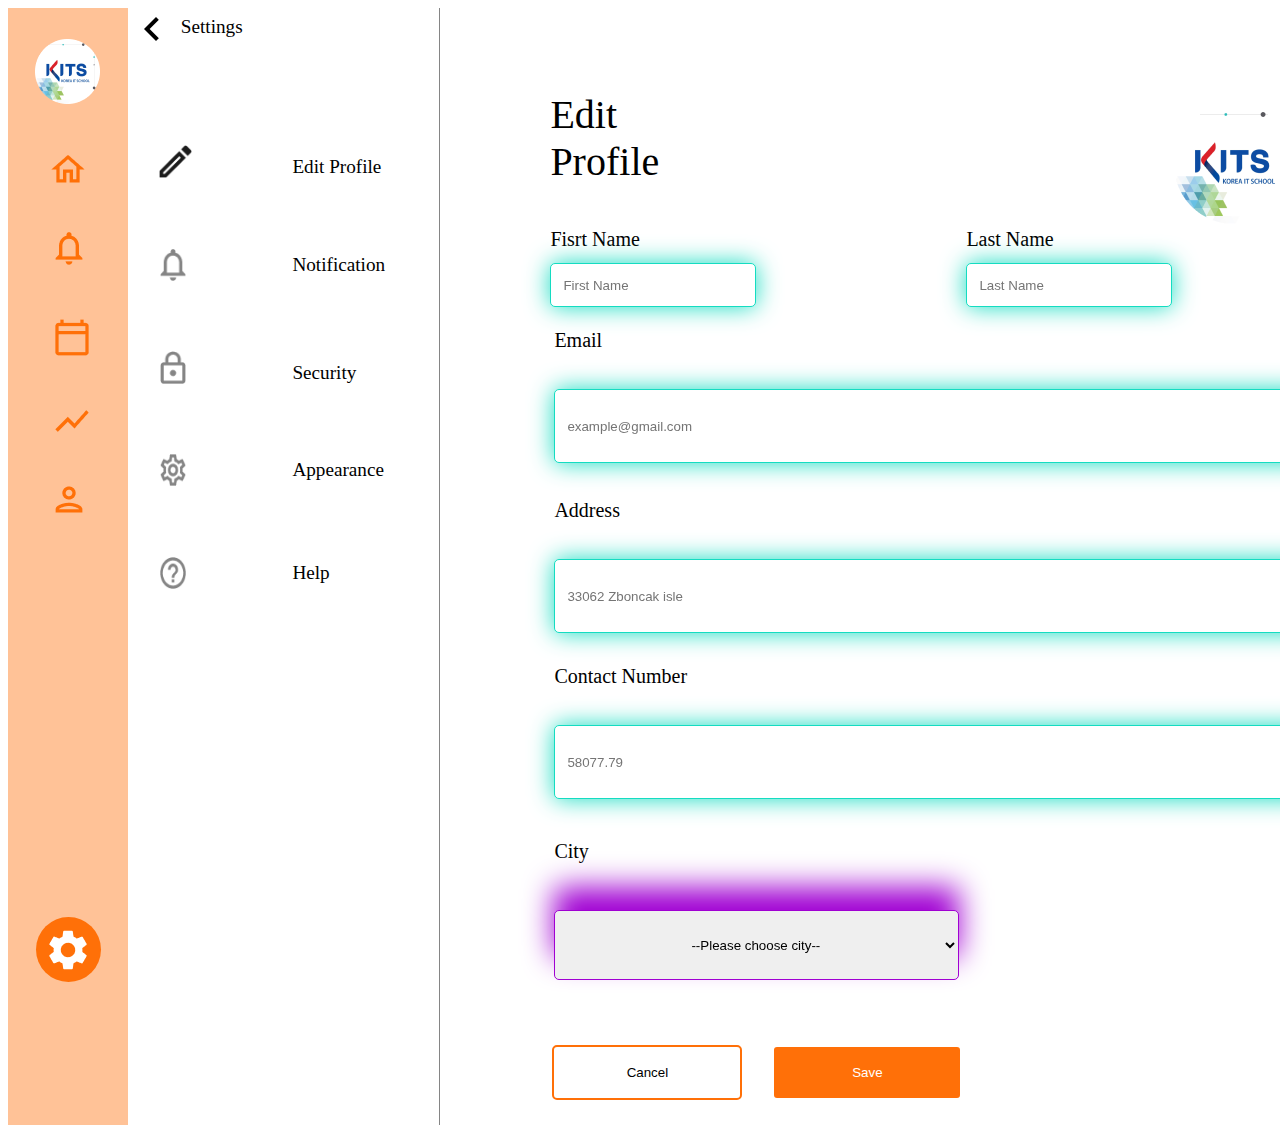
<file: Login/index.html>
<!DOCTYPE html>
<html lang="en">
<head>
    <meta charset="UTF-8">
    <meta http-equiv="X-UA-Compatible" content="IE=edge">
    <meta name="viewport" content="width=device-width, initial-scale=1.0">
    <title>Profile</title>
    <link rel="stylesheet" href="index.css" />
</head>
<body>
    <div class="all">
        <div class="slidebar" onclick="myDrop()">
            
            <div class="logo">
               <img 
              src="img/logo@0 1.png"
              alt="Can't Loading Image"
            /> 
            </div>
            <div class="home">
                <img 
                src="img/Vector.png"
                alt="Can't Loading Image"
              />
            </div>
            <div class="bell">
                <img 
                src="img/Bell.png"
                alt="Can't Loading Image"
              />
            </div>
            <div class="vector">
                <img 
                src="img/Vector (1).png"
                alt="Can't Loading Image"
              />
            </div>
            <div class="flash">
                <img 
                src="img/flash.png"
                alt="Can't Loading Image"
              />
            </div>
            <div class="pro">
                <img 
                src="img/pro.png"
                alt="Can't Loading Image"
              />
            </div>
            
            <div class="setting">
                <img class="sett"
                
              src="img/setting.png"
              alt="Can't Loading Image"
              
            />
            </div>
        </div>
        <div class="center" id="center">
            <div class="set"> 
                <img class="back"
              src="img/back.png"
              alt="Can't Loading Image"
              id="myDropdown"
                onclick="drop()"
            />
            <div class="settings">
                Settings
            </div>
            </div>
            <div class="into-center">   
                <div class="img-center">
                    <img class="pen"
                    src="img/pen.png"
                    alt="Can't Loading Image"
                    /><br>
                    <img class="bell-grey"
                    src="img/bellgrey.png"
                    alt="Can't Loading Image"
                    /><br>
                    <img class="bell-grey"
                    src="img/secu.png"
                    alt="Can't Loading Image"
                    /><br>
                    <img class="bell-grey"
                    src="img/settin.png"
                    alt="Can't Loading Image"
                    /><br>
                    <img class="bell-grey"
                    src="img/help.png"
                    alt="Can't Loading Image"
                    /><br>
                    
                </div>
                <div class="text-name">
                    <div class="text-center">
                        Edit Profile
                    </div><br>
                    <div class="noti">
                        Notification
                    </div>
                    <div class="secu">
                        Security
                    </div>
                    <div class="app">
                        Appearance
                    </div>
                    <div class="help">
                        Help
                    </div>
                
                </div>
            </div>
        </div>
        <div class="end">
            <div class="editPro">
                <div class="Epro">
                    Edit Profile
                </div>
                <!-- <div class="image-home" >
                    <img 
                        src="img/imageHome.png"
                        alt="Can't Loading Image"
                        
                    />
                </div> -->

                <div class="image-home">
                    <ul>
        
                        <li>
                          <a href="">
                            <img 
                            src="img/imageHome.png"
                            alt="Can't Loading Image"
                            
                        />
                          </a>
                          <ul class="dropdow">
                            <li>
                              <button id="logout" onclick="logout()">
                                Logout
                            </button>
                            </li>
                          </ul>
                        </li>
        
                    </ul>
                  </div>


            </div>
            <form action="" id="my-form" name="frm" >
                <div class="form-name">
                    <div class="name-text">
                        <div class="fname">
                            Fisrt Name
                        </div>
                        <input type="text" id="finput" class="finput" name="input" placeholder="First Name"/>
                    </div>
                    <div class="name-input">
                        <div class="lname">
                            Last Name
                        </div>
                        <input type="text" id="linput" name="linput" class="linput" placeholder="Last Name"/>
                    </div>
                </div>
                <div class="email">
                    <div class="email">
                        Email
                    </div>
                        <div class="emailput">
                            <input 
                            type="text"
                            class="einput" 
                            id="einput" 
                            name="einput" 
                            placeholder="example@gmail.com"
                            onkeyup="validateEmail()"
                            spellcheck="false"/>
                            <input type="checkbox" id="cb"checked >
                        </div>
                </div>
                <div class="address">
                    <div class="address">
                        Address
                    </div>
                    <input type="text" id="ainput" name="ainput" class="ainput" placeholder="33062 Zboncak isle"/>
                </div>
                <div class="contact">
                    <div class="contact">
                        Contact Number
                    </div>
                    <input type="text" id="cninput" name="cninput" class="cninput" placeholder="58077.79"/>
                </div>
                <div class="city">
                    <div class="city">
                        City
                    </div>
                    <select
                    name="pets"
                    id="pet-select"
                    class="ctinput"
                  >
                    <option value="">--Please choose city--</option>
                    <option value="dog">Vũng Tàu</option>
                    <option value="cat">Hồ Chí Minh</option>
                    <option value="hamster">Hà Nội</option>
                    <option value="parrot">Đà Nẵng</option>
                    <option value="spider">Huế</option>
                  </select>
                </div>
                <div class="button">
                    <div>
                      <button
                      class="Cbutton"
                      onclick="DeleteForm()"
                      >
                        Cancel
                      </button>
                    </div>
                    <div style="margin-left: 30px">
                      <input type="button"
                        class="Sbutton"
                        name="submit" value="Save"
                        onclick="IsEmpty()"
                        
                      />
                    </div>
                  </div>
            </form>
            
        </div>
    </div>
</body>
<script src="main.js"></script>
<script src="login.js"></script>
</html>
</file>
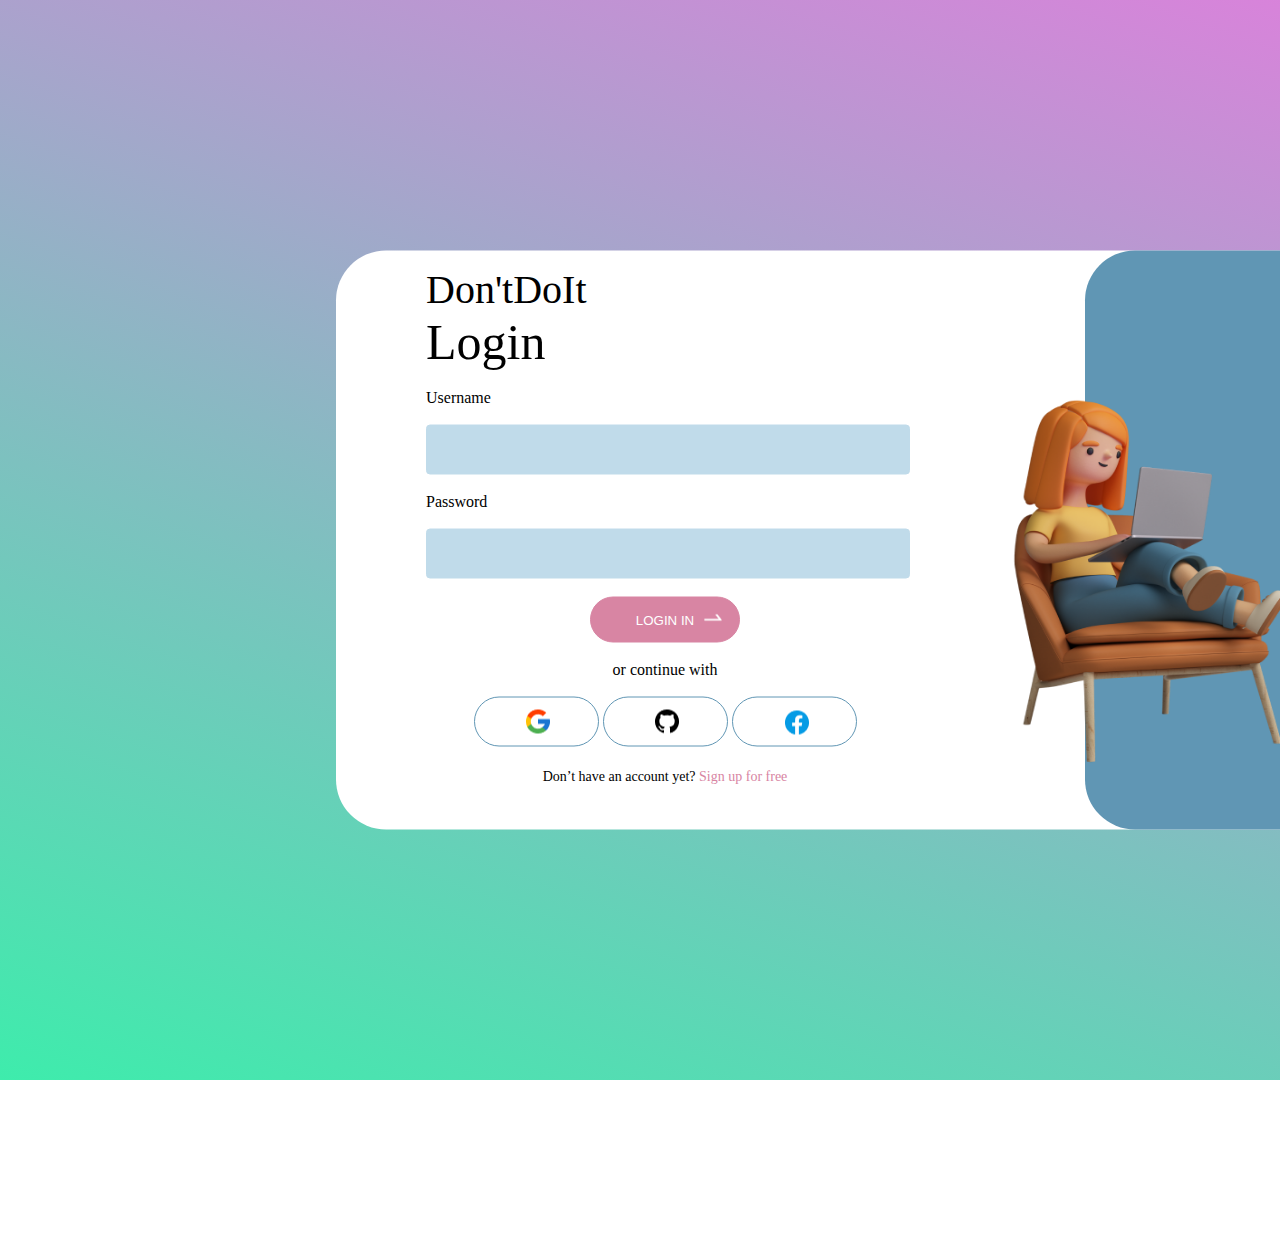
<file: Login/Login.html>
<!DOCTYPE html>
<html lang="en">
<head>
    <meta charset="UTF-8">
    <meta http-equiv="X-UA-Compatible" content="IE=edge">
    <meta name="viewport" content="width=device-width, initial-scale=1.0">
    <title>Document</title>
    <link rel="stylesheet" href="login.css">
</head>
<body>
    <div id="wrapper">
        <div id="center">
            <div id="left">
                <div id="intoLeft">
                        <label for="" id="head">Don'tDoIt</label><br>
                        <label for="" id="login">Login</label><br><br>
                        <label for="" id="user">Username</label>
                        <div id="text-input"><br>
                            <input type="text" id="input-user">
                        </div><br>
                        <label for="" id="pass">Password</label><br>
                        <div id="text-password"><br>
                            <input type="password" id="input-pass">
                        </div><br>
                        <div id="div-button">
                            <button id="buton" onclick="signIn()">
                                LOGIN IN
                            </button>
                        </div><br>
                        <div id="or">
                            <label for="">or continue with</label>
                        </div><br>
                        <div id="order-choice">
                            <button id="button-google"></button>
                            <button id="button-git"></button>
                            <button id="button-face"></button>
                        </div><br>
                        <div id="footer-left">
                            <span id="donot">
                                Don’t have an account yet?
                            </span>
                            <span id="signup">
                                Sign up for free
                            </span>
                        </div>
                </div>
            </div>
            <div id="right">
                <div >
                    <img 
                        id="imgWork"
                        src="img1/worker.png"
                        alt=""
                    />
                    <img 
                        id="imgPlant"
                        src="img1/cactus.png"
                        alt=""
                    />
                </div>
            </div>
           
        </div>
    </div>
</body>
<script src="login.js"></script>
</html>
</file>
<file: Login/index.css>
.all{
    display: flex;
    height: 1117px;
}
.slidebar{
    background-color: #FFC297;
    width: 120px;

}
.center{
    border-right: 1px solid #858585;
    width: 20%;
    min-width: fit-content;
}
.bell{
    margin: auto;
    margin-top: 50px;
    width: 26.67px;
    
}
.vector{
    margin: auto;
    margin-top: 50px;
    width: 26.67px;
    
}
.flash{
    margin: auto;
    margin-top: 50px;
    width: 26.67px;
    
}
.pro{
    margin: auto;
    margin-top: 50px;
    width: 26.67px;
    
}
.sett{
    transform: translate(13px, 13px);
}
.setting{
    margin: auto;
    margin-top: 400px;
    width: 65px;
    height: 65px;
    border-radius: 50px;
    background-color: #ff7008;
    
}
.set{
    display: flex;
}
.end{
    width: 60%;
}
.logo{
    margin-left: 27px;
    margin-right: 31px;
    margin-top: 31px;
    width: 65px;
    height: 65px;
    border-radius: 50px;
}
.home{
    width: 33.33px;
    height: 27.63px;
    margin: auto;
    margin-top: 50px;   
}
.back{
    width: 14.82px;
    height: 24px;   
    margin-left: 16px;
    margin-top: 9px;
}
.settings{
    width: 117px;
    height: 38px;
    margin-top: 8px;
    margin-left: 22px;
    font-family: cursive;
    font-size: larger;
}
.into-center{
    display: flex;
    margin-top: 85px;
    margin-left: 25px;
}
.pen{
    width: 33.75px;
    height: 33.75px;
    margin-top: 5.63px;
    margin-left: 5.63px;
}
.text-center{
    width: 137px;
    height: 33px;
    margin-top: 17px;
    margin-left: 100px;
    font-family: cursive;
    font-size: larger;
}
.bell-grey{
    width: 26.67px;
    height: 32.5px;
    margin-top: 66.17px;
    margin-left: 6.67px;
}
.noti{
    width: 147px;
    height: 33px;
    margin-top: 47px;
    margin-left: 100px;
    font-family: cursive;
    font-size: larger;
}
.secu{
    width: 147px;
    height: 33px;
    margin-top: 75px;
    margin-left: 100px;
    font-family: cursive;
    font-size: larger;
}
.app{
    width: 147px;
    height: 33px;
    margin-top: 64px;
    margin-left: 100px;
    font-family: cursive;
    font-size: larger;
}
.help{
    width: 147px;
    height: 33px;
    margin-top: 70px;
    margin-left: 100px;
    font-family: cursive;
    font-size: larger;
}
.editPro{
    display: flex;
}.Epro{
    width: 232px;
    height: 53px;
    margin-top: 83px;
    margin-left: 110px;
    font-family: cursive;
    font-size: 40px;
}
.image-home{
    width: 120px;
    height: 120px;
    margin-top: 60px;
    margin-left: 450px;
    border-radius: 500px;
}
.form-name{
    display: flex;
}
.fname{
    width: 128px;
    height: 30px;
    margin-top: 40px;
    margin-left: 110px;
    font-family: cursive;
    font-size: 20px;
}
.lname{
    width: 126.62px;
    height: 30px;
    margin-top: 40px;
    margin-left: 210px;
    font-family: cursive;
    font-size: 20px;
}
.finput{
    width: 200px;
    height: 40px;
    margin-top: 5px;
    margin-left: 110px;
    border-radius: 5px;
    text-indent: 10px;
    filter: drop-shadow(0 0 0.75rem rgb(20, 220, 193));
    border: 1px solid rgb(20, 220, 193);
}
.linput{
    width: 200px;
    height: 40px;
    margin-top: 5px;
    margin-left: 210px;
    border-radius: 5px;
    text-indent: 10px;
    filter: drop-shadow(0 0 0.75rem rgb(20, 220, 193));
    border: 1px solid rgb(20, 220, 193);
}
.email{
    width: 128px;
    height: 30px;
    margin-top: 22px;
    margin-left: 57px;
    font-family: cursive;
    font-size: 20px;
}
.einput{
    width: 873px;
    height: 70px;
    margin-top: 30px;
    margin-left: 57px;
    border-radius: 5px;
    text-indent: 10px;
    filter: drop-shadow(0 0 0.75rem rgb(20, 220, 193));
    border: 1px solid rgb(20, 220, 193);
}
.address{
    width: 128px;
    height: 30px;
    margin-top: 140px;
    margin-left: 57px;
    font-family: cursive;
    font-size: 20px;
}
.ainput{
    width: 873px;
    height: 70px;
    margin-top: 30px;
    margin-left: 57px;
    border-radius: 5px;
    text-indent: 10px;
    filter: drop-shadow(0 0 0.75rem rgb(20, 220, 193));
    border: 1px solid rgb(20, 220, 193);
}
.contact{
    width: 155px;
    height: 30px;
    margin-top: 136px;
    margin-left: 57px;
    font-family: cursive;
    font-size: 20px;
}
.cninput{
    width: 873px;
    height: 70px;
    margin-top: 30px;
    margin-left: 57px;
    border-radius: 5px;
    text-indent: 10px;
    filter: drop-shadow(0 0 0.75rem rgb(20, 220, 193));
    border: 1px solid rgb(20, 220, 193);
}
.city{
    width: 128px;
    height: 30px;
    margin-top: 145px;
    margin-left: 57px;
    font-family: cursive;
    font-size: 20px;
}
.ctinput{
    width: 405px;
    height: 70px;
    margin-top: 40px;
    margin-left: 57px;
    border-radius: 5px;
    border: black solid 0.5px;
    text-align: center;
    text-indent: 10px;
    filter: drop-shadow(0 -6mm 4mm rgb(160, 0, 210));
    border: 1px solid rgb(160, 0, 210);
}
.button{
    display: flex; 
    margin-top: 175px; 
    margin-left: 112px;
}
.Cbutton{
    width: 190px;
    height: 55px;
    background-color: #ffffff;
    border: 2px solid #ff7008;
    border-radius: 5px;
}
.Sbutton{
    width: 190px;
    height: 55px;
    background-color: #ff7008;
    color: #ffffff;
    border-radius: 5px;
    border: 2px solid #ffffff;
}
#cb{
    accent-color: #34495e;
    transform: scale(2);
    left: 900px;
    bottom: 26%;   
    position: absolute; 
}
.emailput{
    position: relative;
}
.show {display: block;}
ul{
    list-style: none;
  
  
  }
  
  ul li {
    display: inline-block;
    position: relative;
  }
  ul li a{
    display: block;
    padding: 20px 25px;
    color: #FFF;
    text-decoration: none;
    text-align: center;
    font-size: 20px;
    border-radius: 5px;
    
  }
  
  ul li ul.dropdow li{
    display: block;
  }
  
  ul li ul.dropdow {
    width: 100%;
   
   position: absolute;
   z-index: 99;
   display: none
  }
  #logout{
    width: 150px;
    height: 46px;
    border-radius: 23px;
    color: #FFF;
    border: 1px solid #ff7008;
    background-color: #ff7008;
  }
  ul li:hover ul.dropdow{
    display: block;
  }



@media screen and (max-width: 899px){
    .slidebar{
        height: 1270px;
    }
    .center{
        display: none;
    }
    .editPro{
        display: block;
        padding: 20px 10px;
    }
    .image-home{
        margin-top: -70px;  
    }
}
@media  (max-width: 1270px) {
    .center{
        display: none;
    }
    .form-name{
        display: block;
    }
    .finput{
        width: 400px;
    }
    .lname{
        margin-left: 110px;
        
    }
    .linput{
        margin-left: 110px;
        width: 400px;
    }
    .einput{
        width: 400px;
        height: 40px;
    }
    .ainput{
        width: 400px;
        height: 40px;
    }
    .cninput{
        width: 400px;
        height: 40px;
    }
    .ctinput{
        width: 400px;
        height: 40px;
    }
    #cb{
        bottom: 41%;
    }
}
</file>
<file: Login/login.css>
body{
    margin: 0px;
}
#wrapper{
    background-color: #3EECAC;
    background-image: linear-gradient(19deg, #3EECAC 0%, #EE74E1 100%);
    height: 1080px;
    width: 1920px;
    position: relative;
}
#center{
    width: 1248px;
    height: 579px;
    position: absolute;
    top: 50%;
    left: 50%;
    transform: translate(-50%, -50%);
    z-index: 1;
    background-color: white;
    border-radius: 50px;
}
#left{
    float: left;
    width: 60%;
    height: 579px;
}
#form-login{
    padding: 15px 90px;
}
#intoLeft{
    padding: 15px 90px;
}
#head{
    font-size: 40px;
    font-family: cursive;
    text-align: left;
}
#login{
    font-size: 50px;
    font-family: cursive;
    text-align: left;
}
#user{
    font-size: 16px;
    font-family: cursive;
}
#input-user{
    width: 478px;
    height: 46px;
    border-radius: 4px;
    border: 1px solid #C0DBEA;
    background-color:#C0DBEA;
}
#pass{
    font-family: cursive;
    font-size: 16px;
}
#input-pass{
    width: 478px;
    height: 46px;
    border-radius: 4px;
    background-color:#C0DBEA;
    border: 1px solid #C0DBEA;
}
#div-button{
    text-align: center;
    width: 478px;
}
#buton{
    width: 150px;
    height: 46px;
    background-color: #D885A3;
    border: 1px solid #D885A3;
    border-radius: 23px;
    color: white;
    position: relative;
    text-align: center;

}
#buton::after{
    content: "";
    width: 30px;
    height: 30px;
    background-image: url("img1/Vector.png");
    background-repeat: no-repeat;
    top: 16px;
    right: 5px;
    position: absolute;
    display: inline-block;
    
}
#or{
    text-align: center;
    width: 478px;
}
#order-choice{
    text-align: center;
    width: 478px;
}
#button-google{
    width: 125px;
    height: 50px;
    border-radius: 40px;
    background-color: white;
    border: 1px solid #6096B4;
    position: relative;
}
#button-google::after{
    content: "";
    width: 30px;
    height: 30px;
    background-image: url("img1/Google.png");
    background-repeat: no-repeat;
    position: absolute;
    display: inline-block;
    top: 50%;
    right: 50%;
    transform: translate(20px ,-12px);
}
#button-git{
    width: 125px;
    height: 50px;
    border-radius: 40px;
    background-color: white;
    border: 1px solid #6096B4;
    position: relative;
}
#button-git::after{
    content: "";
    width: 30px;
    height: 30px;
    background-image: url("img1/git.png");
    background-repeat: no-repeat;
    top: 50%;
    right: 50%;
    transform: translate(20px ,-12px);
    position: absolute;
    display: inline-block;  
}
#button-face{
    width: 125px;
    height: 50px;
    border-radius: 40px;
    background-color: white;
    border: 1px solid #6096B4;
    position: relative;
}
#button-face::after{
    content: "";
    width: 30px;
    height: 30px;
    background-image: url("img1/face.png ");
    background-repeat: no-repeat;
    top: 50%;
    right: 50%;
    transform: translate(20px ,-12px);
    position: absolute;
    display: inline-block;  
}
#footer-left{
    text-align: center;
    width: 478px;
}
#signup{
    color: #D885A3;
    font-family: cursive;
    font-size: 14px;
}
#donot{
    color: #000000;
    font-family: cursive;
    font-size: 14px;
}
#right{
    background-color: #6096B4;
    float: right;
    width: 40%;
    height: 579px;
    border-radius: 50px;
}
#imgWork{
    width: 500px;
    height: 450px;
    transform: translate(-200px, 92px);
}
#imgPlant{
    width: 198px;
    height: 550px;
    transform: translate(229px, -455px);
}
</file>
